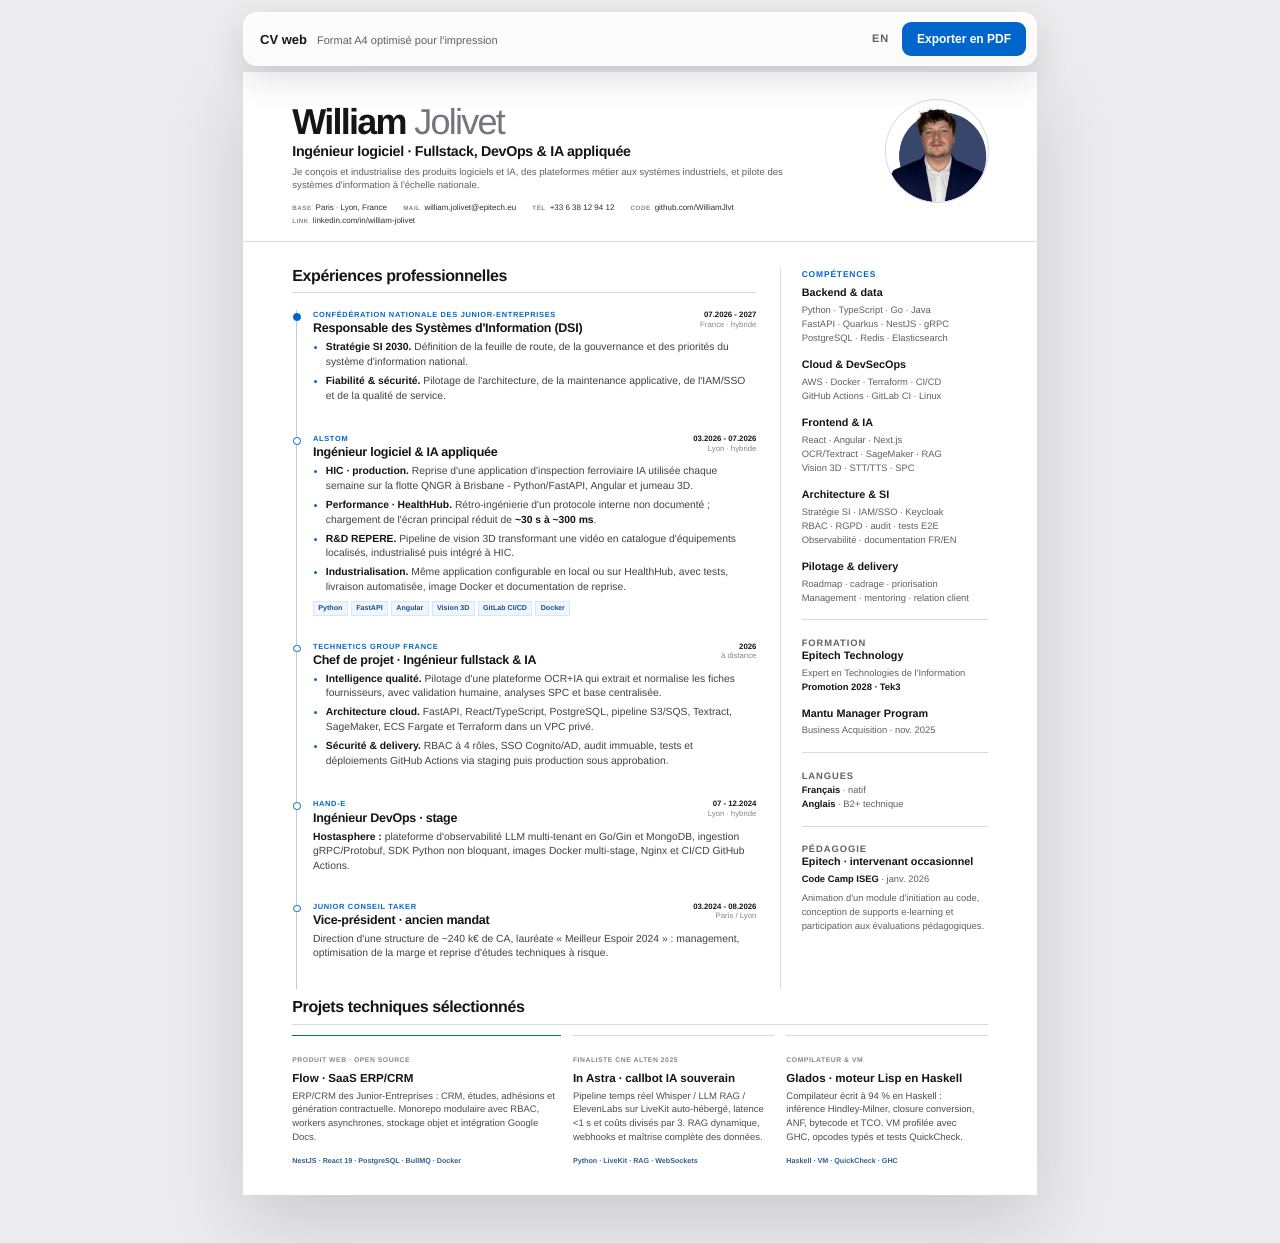
<file: web-cv/index.html>
<!doctype html>
<html lang="fr">
<head>
  <meta charset="utf-8">
  <meta name="viewport" content="width=device-width, initial-scale=1">
  <meta name="description" content="CV de William Jolivet - Ingénieur logiciel fullstack, DevOps, IA appliquée et DSI de la CNJE.">
  <title>William Jolivet - CV</title>
  <link rel="alternate" hreflang="en" href="index.en.html">
  <link rel="stylesheet" href="styles.css">
</head>
<body>
  <nav class="screen-toolbar" aria-label="Actions du CV">
    <div class="toolbar-copy">
      <strong>CV web</strong>
      <span>Format A4 optimisé pour l'impression</span>
    </div>
    <div class="toolbar-actions">
      <a class="language-link" href="index.en.html" hreflang="en" lang="en">EN</a>
      <button type="button" onclick="window.print()">Exporter en PDF</button>
    </div>
  </nav>

  <main class="cv-page" aria-label="Curriculum vitae de William Jolivet">
    <header class="hero">
      <div class="identity">
        <h1>William <em>Jolivet</em></h1>
        <p class="role">Ingénieur logiciel · Fullstack, DevOps &amp; IA appliquée</p>
        <p class="thesis">Je conçois et industrialise des produits logiciels et IA, des plateformes métier aux systèmes industriels, et pilote des systèmes d'information à l'échelle nationale.</p>

        <ul class="contact-list" aria-label="Coordonnées">
          <li><span>BASE</span>Paris · Lyon, France</li>
          <li><span>MAIL</span><a href="mailto:william.jolivet@epitech.eu">william.jolivet@epitech.eu</a></li>
          <li><span>TÉL</span><a href="tel:+33638129412">+33 6 38 12 94 12</a></li>
          <li><span>CODE</span><a href="https://github.com/WilliamJlvt">github.com/WilliamJlvt</a></li>
          <li><span>LINK</span><a href="https://www.linkedin.com/in/william-jolivet/">linkedin.com/in/william-jolivet</a></li>
        </ul>
      </div>

      <figure class="portrait">
        <div class="portrait-frame">
          <img src="assets/photo.jpg" alt="Portrait de William Jolivet">
        </div>
      </figure>
    </header>

    <div class="content-grid">
      <div class="main-column">
        <section class="section experience" aria-labelledby="experience-title">
          <div class="section-heading">
            <h2 id="experience-title">Expériences professionnelles</h2>
          </div>

          <article class="timeline-item featured">
            <div class="timeline-node" aria-hidden="true"></div>
            <div class="job-head">
              <div>
                <p class="company">CONFÉDÉRATION NATIONALE DES JUNIOR-ENTREPRISES</p>
                <h3>Responsable des Systèmes d'Information (DSI)</h3>
              </div>
              <p class="date">07.2026 - 2027<br><span>France · hybride</span></p>
            </div>
            <ul>
              <li><strong>Stratégie SI 2030.</strong> Définition de la feuille de route, de la gouvernance et des priorités du système d'information national.</li>
              <li><strong>Fiabilité &amp; sécurité.</strong> Pilotage de l'architecture, de la maintenance applicative, de l'IAM/SSO et de la qualité de service.</li>
            </ul>
          </article>

          <article class="timeline-item">
            <div class="timeline-node" aria-hidden="true"></div>
            <div class="job-head">
              <div>
                <p class="company">ALSTOM</p>
                <h3>Ingénieur logiciel &amp; IA appliquée</h3>
              </div>
              <p class="date">03.2026 - 07.2026<br><span>Lyon · hybride</span></p>
            </div>
            <ul>
              <li><strong>HIC · production.</strong> Reprise d'une application d'inspection ferroviaire IA utilisée chaque semaine sur la flotte QNGR à Brisbane - Python/FastAPI, Angular et jumeau 3D.</li>
              <li><strong>Performance · HealthHub.</strong> Rétro-ingénierie d'un protocole interne non documenté ; chargement de l'écran principal réduit de <b>~30 s à ~300 ms</b>.</li>
              <li><strong>R&amp;D REPERE.</strong> Pipeline de vision 3D transformant une vidéo en catalogue d'équipements localisés, industrialisé puis intégré à HIC.</li>
              <li><strong>Industrialisation.</strong> Même application configurable en local ou sur HealthHub, avec tests, livraison automatisée, image Docker et documentation de reprise.</li>
            </ul>
            <div class="tags"><span>Python</span><span>FastAPI</span><span>Angular</span><span>Vision 3D</span><span>GitLab CI/CD</span><span>Docker</span></div>
          </article>

          <article class="timeline-item">
            <div class="timeline-node" aria-hidden="true"></div>
            <div class="job-head">
              <div>
                <p class="company">TECHNETICS GROUP FRANCE</p>
                <h3>Chef de projet · Ingénieur fullstack &amp; IA</h3>
              </div>
              <p class="date">2026<br><span>à distance</span></p>
            </div>
            <ul>
              <li><strong>Intelligence qualité.</strong> Pilotage d'une plateforme OCR+IA qui extrait et normalise les fiches fournisseurs, avec validation humaine, analyses SPC et base centralisée.</li>
              <li><strong>Architecture cloud.</strong> FastAPI, React/TypeScript, PostgreSQL, pipeline S3/SQS, Textract, SageMaker, ECS Fargate et Terraform dans un VPC privé.</li>
              <li><strong>Sécurité &amp; delivery.</strong> RBAC à 4 rôles, SSO Cognito/AD, audit immuable, tests et déploiements GitHub Actions via staging puis production sous approbation.</li>
            </ul>
          </article>

          <article class="timeline-item compact">
            <div class="timeline-node" aria-hidden="true"></div>
            <div class="job-head">
              <div>
                <p class="company">HAND-E</p>
                <h3>Ingénieur DevOps · stage</h3>
              </div>
              <p class="date">07 - 12.2024<br><span>Lyon · hybride</span></p>
            </div>
            <p class="job-summary"><strong>Hostasphere :</strong> plateforme d'observabilité LLM multi-tenant en Go/Gin et MongoDB, ingestion gRPC/Protobuf, SDK Python non bloquant, images Docker multi-stage, Nginx et CI/CD GitHub Actions.</p>
          </article>

          <article class="timeline-item compact">
            <div class="timeline-node" aria-hidden="true"></div>
            <div class="job-head">
              <div>
                <p class="company">JUNIOR CONSEIL TAKER</p>
                <h3>Vice-président · ancien mandat</h3>
              </div>
              <p class="date">03.2024 - 08.2026<br><span>Paris / Lyon</span></p>
            </div>
            <p class="job-summary">Direction d'une structure de ~240 k€ de CA, lauréate « Meilleur Espoir 2024 » : management, optimisation de la marge et reprise d'études techniques à risque.</p>
          </article>
        </section>
      </div>

      <aside class="side-column" aria-label="Profil, compétences et formation">
        <section class="side-section skills">
          <p class="side-label">COMPÉTENCES</p>
          <div class="skill-group">
            <h3>Backend &amp; data</h3>
            <p>Python · TypeScript · Go · Java<br>FastAPI · Quarkus · NestJS · gRPC<br>PostgreSQL · Redis · Elasticsearch</p>
          </div>
          <div class="skill-group">
            <h3>Cloud &amp; DevSecOps</h3>
            <p>AWS · Docker · Terraform · CI/CD<br>GitHub Actions · GitLab CI · Linux</p>
          </div>
          <div class="skill-group">
            <h3>Frontend &amp; IA</h3>
            <p>React · Angular · Next.js<br>OCR/Textract · SageMaker · RAG<br>Vision 3D · STT/TTS · SPC</p>
          </div>
          <div class="skill-group">
            <h3>Architecture &amp; SI</h3>
            <p>Stratégie SI · IAM/SSO · Keycloak<br>RBAC · RGPD · audit · tests E2E<br>Observabilité · documentation FR/EN</p>
          </div>
          <div class="skill-group">
            <h3>Pilotage &amp; delivery</h3>
            <p>Roadmap · cadrage · priorisation<br>Management · mentoring · relation client</p>
          </div>
        </section>

        <section class="side-section education">
          <p class="side-label">FORMATION</p>
          <article>
            <h3>Epitech Technology</h3>
            <p>Expert en Technologies de l'Information<br><strong>Promotion 2028 · Tek3</strong></p>
          </article>
          <article>
            <h3>Mantu Manager Program</h3>
            <p>Business Acquisition · nov. 2025</p>
          </article>
        </section>

        <section class="side-section languages">
          <p class="side-label">LANGUES</p>
          <p><strong>Français</strong> · natif<br><strong>Anglais</strong> · B2+ technique</p>
        </section>

        <section class="side-section teaching">
          <p class="side-label">PÉDAGOGIE</p>
          <article>
            <h3>Epitech · intervenant occasionnel</h3>
            <p><strong>Code Camp ISEG</strong> · janv. 2026</p>
            <p class="teaching-copy">Animation d'un module d'initiation au code, conception de supports e-learning et participation aux évaluations pédagogiques.</p>
          </article>
        </section>
      </aside>
    </div>

    <section class="section projects projects-full" aria-labelledby="projects-title">
      <div class="section-heading inline-heading">
        <h2 id="projects-title">Projets techniques sélectionnés</h2>
      </div>
      <div class="project-grid">
        <article>
          <div class="project-top"><span>PRODUIT WEB · OPEN SOURCE</span></div>
          <h3>Flow · SaaS ERP/CRM</h3>
          <p>ERP/CRM des Junior-Entreprises : CRM, études, adhésions et génération contractuelle. Monorepo modulaire avec RBAC, workers asynchrones, stockage objet et intégration Google Docs.</p>
          <small>NestJS · React 19 · PostgreSQL · BullMQ · Docker</small>
        </article>
        <article>
          <div class="project-top"><span>FINALISTE CNE ALTEN 2025</span></div>
          <h3>In Astra · callbot IA souverain</h3>
          <p>Pipeline temps réel Whisper / LLM RAG / ElevenLabs sur LiveKit auto-hébergé, latence &lt;1 s et coûts divisés par 3. RAG dynamique, webhooks et maîtrise complète des données.</p>
          <small>Python · LiveKit · RAG · WebSockets</small>
        </article>
        <article>
          <div class="project-top"><span>COMPILATEUR &amp; VM</span></div>
          <h3>Glados · moteur Lisp en Haskell</h3>
          <p>Compilateur écrit à 94 % en Haskell : inférence Hindley-Milner, closure conversion, ANF, bytecode et TCO. VM profilée avec GHC, opcodes typés et tests QuickCheck.</p>
          <small>Haskell · VM · QuickCheck · GHC</small>
        </article>
      </div>
    </section>
  </main>

  <script src="app.js"></script>
</body>
</html>
</file>
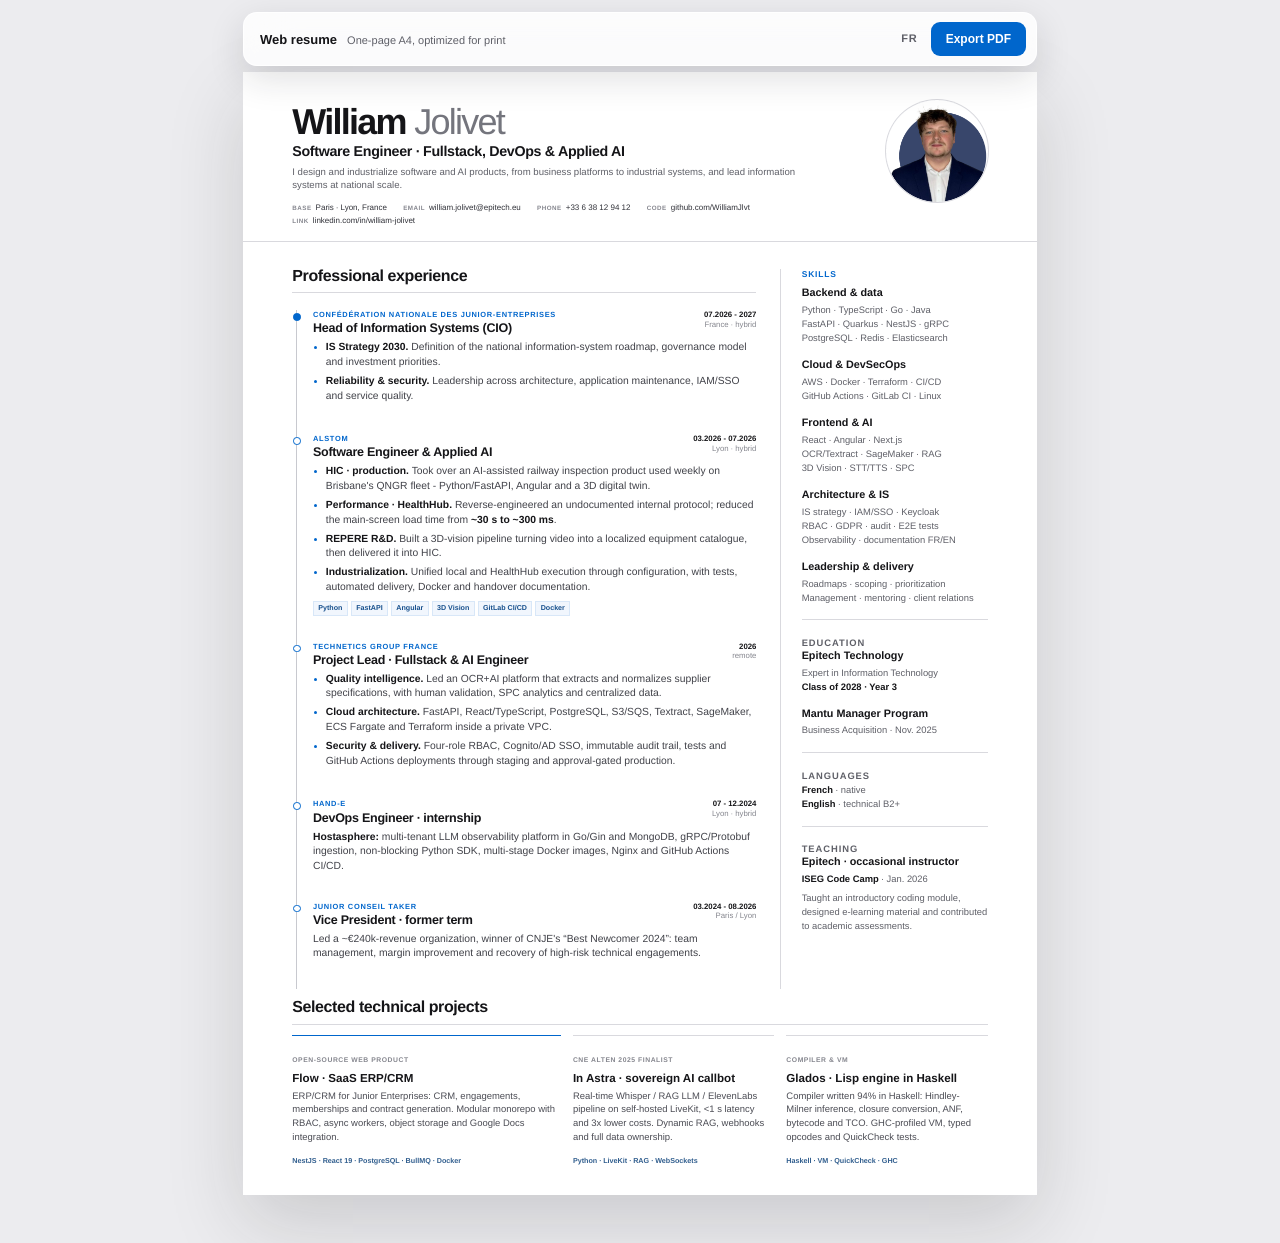
<file: web-cv/index.en.html>
<!doctype html>
<html lang="en">
<head>
  <meta charset="utf-8">
  <meta name="viewport" content="width=device-width, initial-scale=1">
  <meta name="description" content="William Jolivet - Fullstack software engineer, DevOps, applied AI and Head of Information Systems at CNJE.">
  <title>William Jolivet - Resume</title>
  <link rel="alternate" hreflang="fr" href="index.html">
  <link rel="stylesheet" href="styles.css">
</head>
<body class="lang-en">
  <nav class="screen-toolbar" aria-label="Resume actions">
    <div class="toolbar-copy">
      <strong>Web resume</strong>
      <span>One-page A4, optimized for print</span>
    </div>
    <div class="toolbar-actions">
      <a class="language-link" href="index.html" hreflang="fr" lang="fr">FR</a>
      <button type="button" onclick="window.print()">Export PDF</button>
    </div>
  </nav>

  <main class="cv-page" aria-label="William Jolivet resume">
    <header class="hero">
      <div class="identity">
        <h1>William <em>Jolivet</em></h1>
        <p class="role">Software Engineer · Fullstack, DevOps &amp; Applied AI</p>
        <p class="thesis">I design and industrialize software and AI products, from business platforms to industrial systems, and lead information systems at national scale.</p>

        <ul class="contact-list" aria-label="Contact details">
          <li><span>BASE</span>Paris · Lyon, France</li>
          <li><span>EMAIL</span><a href="mailto:william.jolivet@epitech.eu">william.jolivet@epitech.eu</a></li>
          <li><span>PHONE</span><a href="tel:+33638129412">+33 6 38 12 94 12</a></li>
          <li><span>CODE</span><a href="https://github.com/WilliamJlvt">github.com/WilliamJlvt</a></li>
          <li><span>LINK</span><a href="https://www.linkedin.com/in/william-jolivet/">linkedin.com/in/william-jolivet</a></li>
        </ul>
      </div>

      <figure class="portrait">
        <div class="portrait-frame">
          <img src="assets/photo.jpg" alt="Portrait of William Jolivet">
        </div>
      </figure>
    </header>

    <div class="content-grid">
      <div class="main-column">
        <section class="section experience" aria-labelledby="experience-title-en">
          <div class="section-heading">
            <h2 id="experience-title-en">Professional experience</h2>
          </div>

          <article class="timeline-item featured">
            <div class="timeline-node" aria-hidden="true"></div>
            <div class="job-head">
              <div>
                <p class="company">CONFÉDÉRATION NATIONALE DES JUNIOR-ENTREPRISES</p>
                <h3>Head of Information Systems (CIO)</h3>
              </div>
              <p class="date">07.2026 - 2027<br><span>France · hybrid</span></p>
            </div>
            <ul>
              <li><strong>IS Strategy 2030.</strong> Definition of the national information-system roadmap, governance model and investment priorities.</li>
              <li><strong>Reliability &amp; security.</strong> Leadership across architecture, application maintenance, IAM/SSO and service quality.</li>
            </ul>
          </article>

          <article class="timeline-item">
            <div class="timeline-node" aria-hidden="true"></div>
            <div class="job-head">
              <div>
                <p class="company">ALSTOM</p>
                <h3>Software Engineer &amp; Applied AI</h3>
              </div>
              <p class="date">03.2026 - 07.2026<br><span>Lyon · hybrid</span></p>
            </div>
            <ul>
              <li><strong>HIC · production.</strong> Took over an AI-assisted railway inspection product used weekly on Brisbane's QNGR fleet - Python/FastAPI, Angular and a 3D digital twin.</li>
              <li><strong>Performance · HealthHub.</strong> Reverse-engineered an undocumented internal protocol; reduced the main-screen load time from <b>~30 s to ~300 ms</b>.</li>
              <li><strong>REPERE R&amp;D.</strong> Built a 3D-vision pipeline turning video into a localized equipment catalogue, then delivered it into HIC.</li>
              <li><strong>Industrialization.</strong> Unified local and HealthHub execution through configuration, with tests, automated delivery, Docker and handover documentation.</li>
            </ul>
            <div class="tags"><span>Python</span><span>FastAPI</span><span>Angular</span><span>3D Vision</span><span>GitLab CI/CD</span><span>Docker</span></div>
          </article>

          <article class="timeline-item">
            <div class="timeline-node" aria-hidden="true"></div>
            <div class="job-head">
              <div>
                <p class="company">TECHNETICS GROUP FRANCE</p>
                <h3>Project Lead · Fullstack &amp; AI Engineer</h3>
              </div>
              <p class="date">2026<br><span>remote</span></p>
            </div>
            <ul>
              <li><strong>Quality intelligence.</strong> Led an OCR+AI platform that extracts and normalizes supplier specifications, with human validation, SPC analytics and centralized data.</li>
              <li><strong>Cloud architecture.</strong> FastAPI, React/TypeScript, PostgreSQL, S3/SQS, Textract, SageMaker, ECS Fargate and Terraform inside a private VPC.</li>
              <li><strong>Security &amp; delivery.</strong> Four-role RBAC, Cognito/AD SSO, immutable audit trail, tests and GitHub Actions deployments through staging and approval-gated production.</li>
            </ul>
          </article>

          <article class="timeline-item compact">
            <div class="timeline-node" aria-hidden="true"></div>
            <div class="job-head">
              <div>
                <p class="company">HAND-E</p>
                <h3>DevOps Engineer · internship</h3>
              </div>
              <p class="date">07 - 12.2024<br><span>Lyon · hybrid</span></p>
            </div>
            <p class="job-summary"><strong>Hostasphere:</strong> multi-tenant LLM observability platform in Go/Gin and MongoDB, gRPC/Protobuf ingestion, non-blocking Python SDK, multi-stage Docker images, Nginx and GitHub Actions CI/CD.</p>
          </article>

          <article class="timeline-item compact">
            <div class="timeline-node" aria-hidden="true"></div>
            <div class="job-head">
              <div>
                <p class="company">JUNIOR CONSEIL TAKER</p>
                <h3>Vice President · former term</h3>
              </div>
              <p class="date">03.2024 - 08.2026<br><span>Paris / Lyon</span></p>
            </div>
            <p class="job-summary">Led a ~€240k-revenue organization, winner of CNJE's “Best Newcomer 2024”: team management, margin improvement and recovery of high-risk technical engagements.</p>
          </article>
        </section>
      </div>

      <aside class="side-column" aria-label="Skills, education and profile">
        <section class="side-section skills">
          <p class="side-label">SKILLS</p>
          <div class="skill-group">
            <h3>Backend &amp; data</h3>
            <p>Python · TypeScript · Go · Java<br>FastAPI · Quarkus · NestJS · gRPC<br>PostgreSQL · Redis · Elasticsearch</p>
          </div>
          <div class="skill-group">
            <h3>Cloud &amp; DevSecOps</h3>
            <p>AWS · Docker · Terraform · CI/CD<br>GitHub Actions · GitLab CI · Linux</p>
          </div>
          <div class="skill-group">
            <h3>Frontend &amp; AI</h3>
            <p>React · Angular · Next.js<br>OCR/Textract · SageMaker · RAG<br>3D Vision · STT/TTS · SPC</p>
          </div>
          <div class="skill-group">
            <h3>Architecture &amp; IS</h3>
            <p>IS strategy · IAM/SSO · Keycloak<br>RBAC · GDPR · audit · E2E tests<br>Observability · documentation FR/EN</p>
          </div>
          <div class="skill-group">
            <h3>Leadership &amp; delivery</h3>
            <p>Roadmaps · scoping · prioritization<br>Management · mentoring · client relations</p>
          </div>
        </section>

        <section class="side-section education">
          <p class="side-label">EDUCATION</p>
          <article>
            <h3>Epitech Technology</h3>
            <p>Expert in Information Technology<br><strong>Class of 2028 · Year 3</strong></p>
          </article>
          <article>
            <h3>Mantu Manager Program</h3>
            <p>Business Acquisition · Nov. 2025</p>
          </article>
        </section>

        <section class="side-section languages">
          <p class="side-label">LANGUAGES</p>
          <p><strong>French</strong> · native<br><strong>English</strong> · technical B2+</p>
        </section>

        <section class="side-section teaching">
          <p class="side-label">TEACHING</p>
          <article>
            <h3>Epitech · occasional instructor</h3>
            <p><strong>ISEG Code Camp</strong> · Jan. 2026</p>
            <p class="teaching-copy">Taught an introductory coding module, designed e-learning material and contributed to academic assessments.</p>
          </article>
        </section>
      </aside>
    </div>

    <section class="section projects projects-full" aria-labelledby="projects-title-en">
      <div class="section-heading inline-heading">
        <h2 id="projects-title-en">Selected technical projects</h2>
      </div>
      <div class="project-grid">
        <article>
          <div class="project-top"><span>OPEN-SOURCE WEB PRODUCT</span></div>
          <h3>Flow · SaaS ERP/CRM</h3>
          <p>ERP/CRM for Junior Enterprises: CRM, engagements, memberships and contract generation. Modular monorepo with RBAC, async workers, object storage and Google Docs integration.</p>
          <small>NestJS · React 19 · PostgreSQL · BullMQ · Docker</small>
        </article>
        <article>
          <div class="project-top"><span>CNE ALTEN 2025 FINALIST</span></div>
          <h3>In Astra · sovereign AI callbot</h3>
          <p>Real-time Whisper / RAG LLM / ElevenLabs pipeline on self-hosted LiveKit, &lt;1 s latency and 3x lower costs. Dynamic RAG, webhooks and full data ownership.</p>
          <small>Python · LiveKit · RAG · WebSockets</small>
        </article>
        <article>
          <div class="project-top"><span>COMPILER &amp; VM</span></div>
          <h3>Glados · Lisp engine in Haskell</h3>
          <p>Compiler written 94% in Haskell: Hindley-Milner inference, closure conversion, ANF, bytecode and TCO. GHC-profiled VM, typed opcodes and QuickCheck tests.</p>
          <small>Haskell · VM · QuickCheck · GHC</small>
        </article>
      </div>
    </section>
  </main>

  <script src="app.js"></script>
</body>
</html>
</file>
<file: web-cv/styles.css>
:root {
  --ink: #151518;
  --secondary: #5f6068;
  --tertiary: #85868e;
  --paper: #ffffff;
  --line: #d9d9de;
  --accent: #0066cc;
  --font: -apple-system, BlinkMacSystemFont, "SF Pro Text", "Helvetica Neue", Arial, sans-serif;
}

* {
  box-sizing: border-box;
}

html {
  background: #ececef;
  color: var(--ink);
  font-family: var(--font);
  font-size: 16px;
  -webkit-font-smoothing: antialiased;
  font-optical-sizing: auto;
  text-rendering: geometricPrecision;
}

body {
  margin: 0;
  padding: 72px 24px 48px;
}

a {
  color: inherit;
  text-decoration: none;
}

h1,
h2,
h3,
p {
  margin-top: 0;
}

.screen-toolbar {
  align-items: center;
  backdrop-filter: blur(22px) saturate(180%);
  background: rgba(255, 255, 255, 0.82);
  border: 1px solid rgba(255, 255, 255, 0.86);
  border-radius: 14px;
  box-shadow: 0 12px 36px rgba(30, 31, 36, 0.14);
  display: flex;
  justify-content: space-between;
  left: 50%;
  max-width: 794px;
  padding: 9px 10px 9px 16px;
  position: fixed;
  top: 12px;
  transform: translateX(-50%);
  width: calc(100% - 32px);
  z-index: 20;
}

.toolbar-copy,
.toolbar-actions {
  align-items: baseline;
  display: flex;
  gap: 10px;
}

.toolbar-actions {
  align-items: center;
}

.screen-toolbar strong {
  font-size: 13px;
  font-weight: 650;
}

.screen-toolbar span {
  color: var(--secondary);
  font-size: 11px;
}

.language-link {
  color: var(--secondary);
  font-size: 11px;
  font-weight: 700;
  letter-spacing: 0.08em;
  padding: 8px 3px;
}

.language-link:hover {
  color: var(--accent);
}

.language-link:focus-visible {
  border-radius: 5px;
  outline: 3px solid rgba(0, 102, 204, 0.3);
  outline-offset: 2px;
}

.screen-toolbar button {
  appearance: none;
  background: var(--accent);
  border: 0;
  border-radius: 9px;
  color: #fff;
  cursor: pointer;
  font: 650 12px/1 var(--font);
  padding: 11px 15px;
  transition: background 120ms ease-out, transform 120ms ease-out;
}

.screen-toolbar button:hover {
  background: #0057b2;
}

.screen-toolbar button:active {
  transform: scale(0.97);
}

.screen-toolbar button:focus-visible {
  outline: 3px solid rgba(0, 102, 204, 0.3);
  outline-offset: 3px;
}

.cv-page {
  background: var(--paper);
  box-shadow: 0 28px 72px rgba(28, 29, 33, 0.16);
  height: 297mm;
  margin: 0 auto;
  overflow: hidden;
  position: relative;
  width: 210mm;
}

.hero {
  border-bottom: 1px solid var(--line);
  height: 45mm;
  padding: 8.5mm 13mm 5mm;
  position: relative;
}

.identity {
  max-width: 153mm;
}

.identity h1 {
  font-size: 27pt;
  font-weight: 720;
  letter-spacing: -0.048em;
  line-height: 0.98;
  margin: 0 0 1.5mm;
}

.identity h1 em {
  color: #74757d;
  font-style: normal;
  font-weight: 420;
}

.role {
  font-size: 10.7pt;
  font-weight: 650;
  letter-spacing: -0.022em;
  line-height: 1.12;
  margin-bottom: 1.5mm;
}

.thesis {
  color: var(--secondary);
  font-size: 7.2pt;
  line-height: 1.34;
  margin: 0;
  max-width: 141mm;
}

.contact-list {
  display: flex;
  flex-wrap: wrap;
  gap: 1.1mm 4.3mm;
  list-style: none;
  margin: 2.7mm 0 0;
  padding: 0;
}

.contact-list li {
  color: #303138;
  font-size: 6pt;
  line-height: 1.2;
  white-space: nowrap;
}

.contact-list span {
  color: var(--tertiary);
  font-size: 4.7pt;
  font-weight: 700;
  letter-spacing: 0.08em;
  margin-right: 1.05mm;
}

.portrait {
  margin: 0;
  position: absolute;
  right: 13mm;
  top: 7.5mm;
  width: 27mm;
}

.portrait-frame {
  background: #eef1f6;
  border-radius: 50%;
  box-shadow: 0 0 0 1px var(--line);
  height: 27mm;
  overflow: hidden;
}

.portrait img {
  height: 100%;
  object-fit: cover;
  object-position: 50% 46%;
  width: 100%;
}

.content-grid {
  display: grid;
  grid-template-columns: minmax(0, 1fr) 55mm;
  height: auto;
  padding: 7mm 13mm 0;
}

.main-column {
  min-width: 0;
  padding-right: 6.2mm;
}

.side-column {
  border-left: 1px solid var(--line);
  min-width: 0;
  padding-left: 5.5mm;
}

.section-heading {
  border-bottom: 1px solid var(--line);
  margin-bottom: 4.4mm;
  padding-bottom: 2.1mm;
}

.section-heading h2 {
  font-size: 12pt;
  font-weight: 700;
  letter-spacing: -0.025em;
  line-height: 1;
  margin: 0;
}

.timeline-item {
  border-left: 1px solid #c8c9cf;
  margin-left: 1.1mm;
  padding: 0 0 6.8mm 4.1mm;
  position: relative;
}

.timeline-item:last-child {
  padding-bottom: 0;
}

.timeline-node {
  background: var(--paper);
  border: 1.2px solid var(--accent);
  border-radius: 50%;
  height: 2mm;
  left: -1.06mm;
  position: absolute;
  top: 0.8mm;
  width: 2mm;
}

.timeline-item.featured .timeline-node {
  background: var(--accent);
}

.job-head {
  align-items: flex-start;
  display: flex;
  justify-content: space-between;
  margin-bottom: 1.6mm;
}

.company {
  color: var(--accent);
  font-size: 5.6pt;
  font-weight: 720;
  letter-spacing: 0.09em;
  margin-bottom: 0.55mm;
}

.job-head h3 {
  font-size: 9.4pt;
  font-weight: 690;
  letter-spacing: -0.02em;
  line-height: 1.12;
  margin: 0;
}

.date {
  color: var(--ink);
  font-size: 5.85pt;
  font-weight: 650;
  line-height: 1.22;
  margin: 0;
  text-align: right;
  white-space: nowrap;
}

.date span {
  color: var(--tertiary);
  font-weight: 500;
}

.timeline-item ul {
  margin: 0;
  padding-left: 3.4mm;
}

.timeline-item li,
.job-summary {
  color: #414249;
  font-size: 7.75pt;
  line-height: 1.42;
  margin: 0 0 1.15mm;
}

.timeline-item li::marker {
  color: var(--accent);
}

.timeline-item strong,
.timeline-item b {
  color: var(--ink);
  font-weight: 680;
}

.tags {
  display: flex;
  flex-wrap: wrap;
  gap: 0.8mm;
  margin-top: 1.4mm;
}

.tags span {
  background: #f1f6fd;
  border: 1px solid #d8e7f8;
  color: #164f8c;
  font-size: 5.35pt;
  font-weight: 650;
  line-height: 1;
  padding: 0.8mm 1.15mm 0.75mm;
}

.timeline-item.compact {
  padding-bottom: 6mm;
}

.projects {
  margin-top: 3mm;
}

.projects-full {
  margin-left: 13mm;
  margin-right: 13mm;
}

.inline-heading {
  margin-bottom: 2.6mm;
}

.project-grid {
  display: grid;
  gap: 3.2mm;
  grid-template-columns: minmax(0, 2fr) minmax(0, 1.5fr) minmax(0, 1.5fr);
}

.project-grid article {
  border-top: 1.3px solid var(--line);
  min-height: 39mm;
  padding: 3.4mm 1.4mm 1.4mm 0;
}

.project-grid article:first-child {
  border-top-color: var(--accent);
}

.project-top {
  margin-bottom: 1.35mm;
}

.project-top span {
  color: var(--tertiary);
  font-size: 5.1pt;
  font-weight: 720;
  letter-spacing: 0.08em;
}

.project-grid h3 {
  font-size: 8.7pt;
  font-weight: 690;
  line-height: 1.15;
  margin: 0 0 1.15mm;
}

.project-grid p {
  color: #4b4c54;
  font-size: 7.1pt;
  line-height: 1.45;
  margin-bottom: 1.35mm;
}

.project-grid small {
  color: #315e8e;
  font-size: 5.4pt;
  font-weight: 650;
}

.side-section {
  border-bottom: 1px solid var(--line);
  margin-bottom: 4.2mm;
  padding-bottom: 3.8mm;
}

.side-section:last-child {
  border-bottom: 0;
  margin-bottom: 0;
}

.side-label {
  color: var(--accent);
  font-size: 6.35pt;
  font-weight: 720;
  letter-spacing: 0.1em;
  margin: 0 0 2.2mm;
}

.skill-group {
  margin-bottom: 3.7mm;
}

.skill-group:last-child {
  margin-bottom: 0;
}

.skill-group h3,
.education h3,
.teaching h3 {
  font-size: 8.1pt;
  font-weight: 680;
  line-height: 1.15;
  margin: 0 0 0.9mm;
}

.skill-group p,
.education p,
.languages p,
.teaching p {
  color: var(--secondary);
  font-size: 7.05pt;
  line-height: 1.5;
  margin: 0;
}

.education article + article {
  margin-top: 3.5mm;
}

.education strong,
.languages strong,
.teaching strong {
  color: var(--ink);
  font-weight: 660;
}

.teaching-copy {
  margin-top: 1.2mm !important;
}

@page {
  margin: 0;
  size: A4;
}

@media print {
  html,
  body {
    background: #fff;
    margin: 0;
    padding: 0;
  }

  body {
    -webkit-print-color-adjust: exact !important;
    print-color-adjust: exact !important;
  }

  .screen-toolbar {
    display: none !important;
  }

  .cv-page {
    box-shadow: none;
    margin: 0;
    page-break-after: avoid;
    page-break-inside: avoid;
  }

  .timeline-item,
  .project-grid article,
  .side-section {
    break-inside: avoid;
  }
}

@media screen and (max-width: 860px) {
  body {
    padding: 74px 0 0;
  }

  .cv-page {
    height: auto;
    min-height: 100vh;
    overflow: visible;
    width: 100%;
  }

  .hero {
    height: auto;
    min-height: 290px;
    padding: 38px 28px 28px;
  }

  .identity {
    max-width: calc(100% - 126px);
  }

  .portrait {
    right: 28px;
    top: 38px;
    width: 100px;
  }

  .portrait-frame {
    height: 100px;
  }

  .content-grid {
    height: auto;
    padding: 36px 28px 0;
  }

  .projects-full {
    margin: 34px 28px 60px;
  }
}

@media screen and (max-width: 640px) {
  html,
  body {
    overflow-x: hidden;
  }

  .screen-toolbar {
    width: calc(100% - 24px);
  }

  .screen-toolbar span {
    display: none;
  }

  .screen-toolbar button {
    font-size: 11px;
    padding: 10px 12px;
  }

  .hero {
    min-height: 385px;
    padding-top: 28px;
  }

  .portrait {
    left: 28px;
    right: auto;
    top: 26px;
  }

  .identity {
    max-width: 100%;
    padding-top: 120px;
  }

  .identity h1 {
    font-size: clamp(35px, 11vw, 44px);
  }

  .role {
    font-size: 20px;
    max-width: 320px;
  }

  .thesis {
    font-size: 12px;
  }

  .contact-list {
    display: grid;
    gap: 7px;
    grid-template-columns: 1fr;
  }

  .contact-list li {
    font-size: 10px;
  }

  .content-grid {
    display: block;
    width: 100%;
  }

  .main-column,
  .section,
  .timeline-item,
  .job-head > div {
    min-width: 0;
  }

  .main-column {
    padding-right: 0;
  }

  .section-heading h2 {
    font-size: 19px;
    line-height: 1.15;
  }

  .job-head {
    display: block;
  }

  .company {
    font-size: 9px;
  }

  .job-head h3 {
    font-size: 16px;
  }

  .date {
    font-size: 10px;
    margin-top: 7px;
    text-align: left;
  }

  .timeline-item {
    padding-bottom: 24px;
  }

  .timeline-item li,
  .job-summary {
    font-size: 12px;
    line-height: 1.45;
  }

  .tags span {
    font-size: 9px;
  }

  .project-grid {
    grid-template-columns: 1fr;
  }

  .project-grid article {
    min-height: 0;
    padding: 18px 0;
  }

  .project-top span,
  .project-grid small {
    font-size: 9px;
  }

  .project-grid h3 {
    font-size: 15px;
  }

  .project-grid p {
    font-size: 12px;
    line-height: 1.4;
  }

  .side-column {
    border-left: 0;
    border-top: 1px solid var(--line);
    margin-top: 34px;
    padding: 32px 0 0;
  }

  .side-label {
    font-size: 9px;
  }

  .skill-group h3,
  .education h3,
  .teaching h3 {
    font-size: 14px;
  }

  .skill-group p,
  .education p,
  .languages p,
  .teaching p {
    font-size: 12px;
    line-height: 1.45;
  }

}

@media (prefers-reduced-motion: reduce) {
  *,
  *::before,
  *::after {
    transition-duration: 0.01ms !important;
  }
}

@media (prefers-reduced-transparency: reduce) {
  .screen-toolbar {
    backdrop-filter: none;
    background: #fff;
  }
}

@media (prefers-contrast: more) {
  :root {
    --secondary: #34343a;
    --tertiary: #52535a;
    --line: #a5a6ad;
  }
}
</file>
